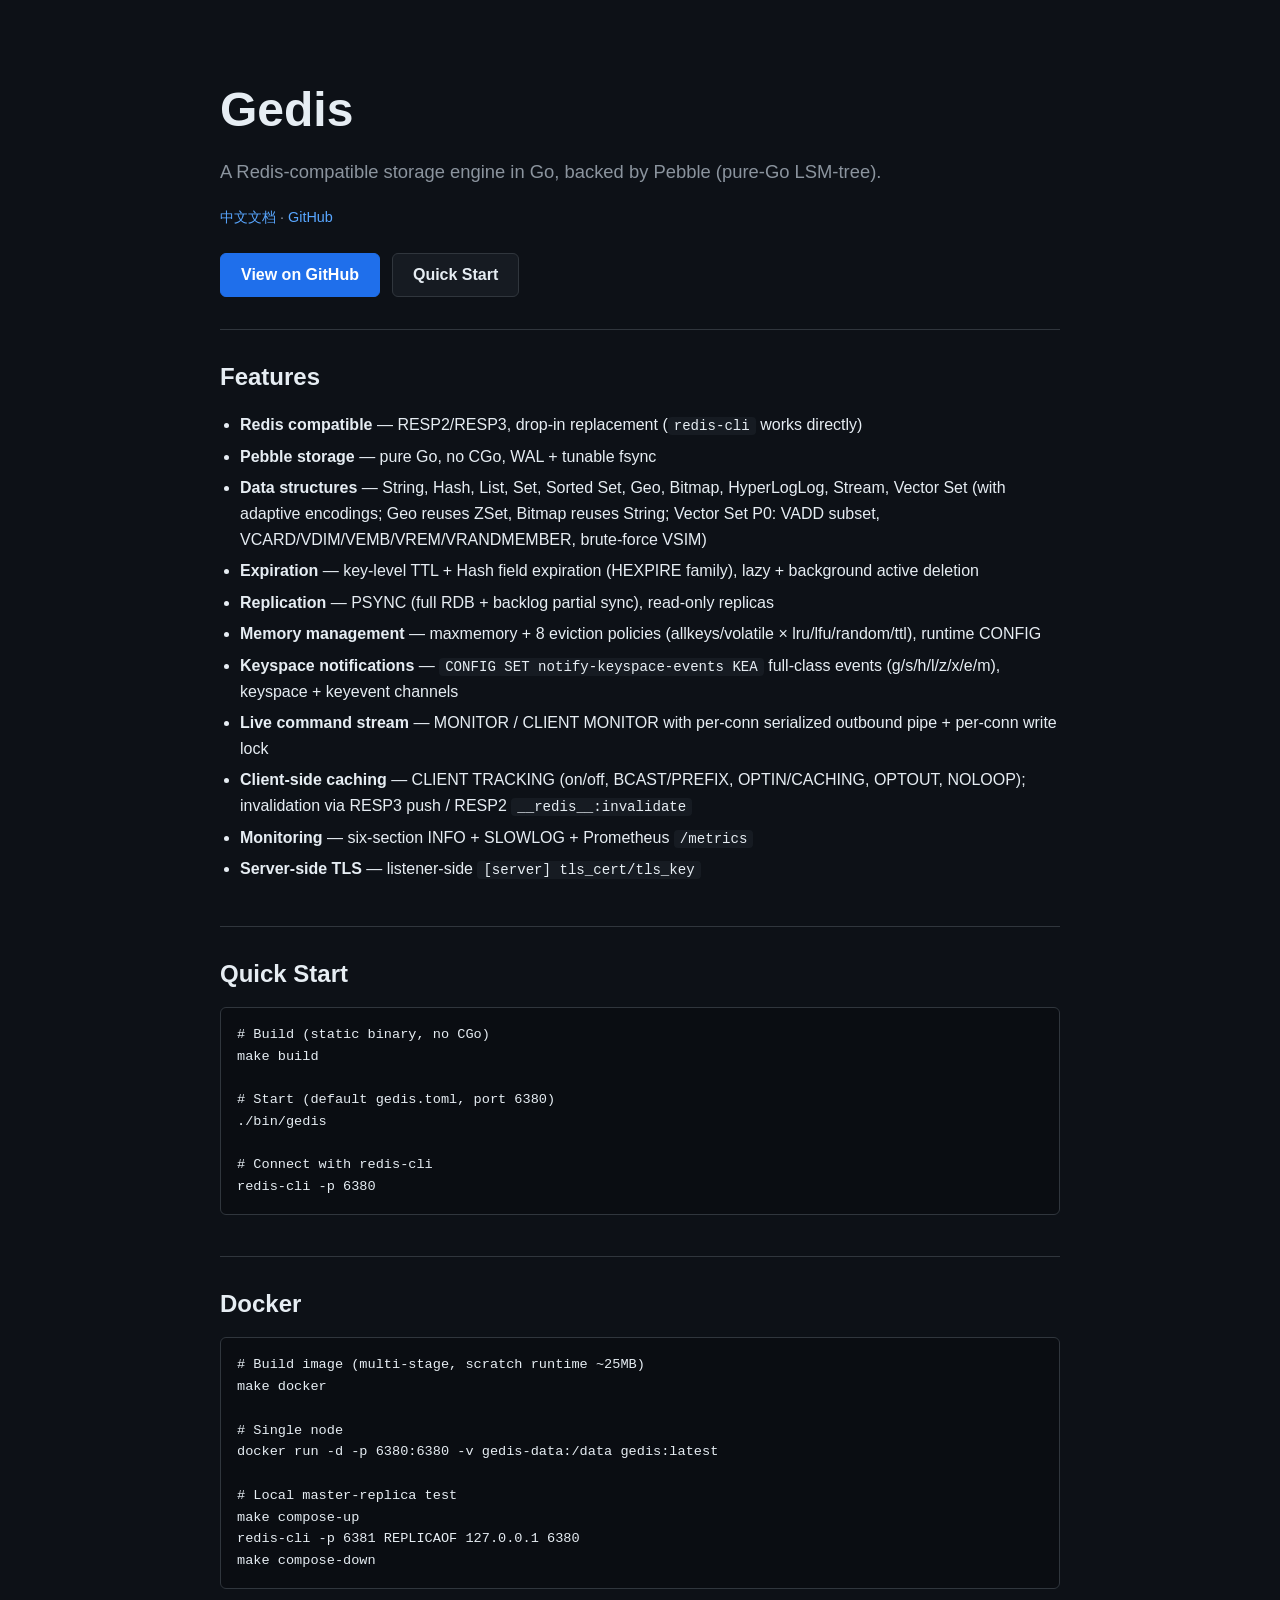
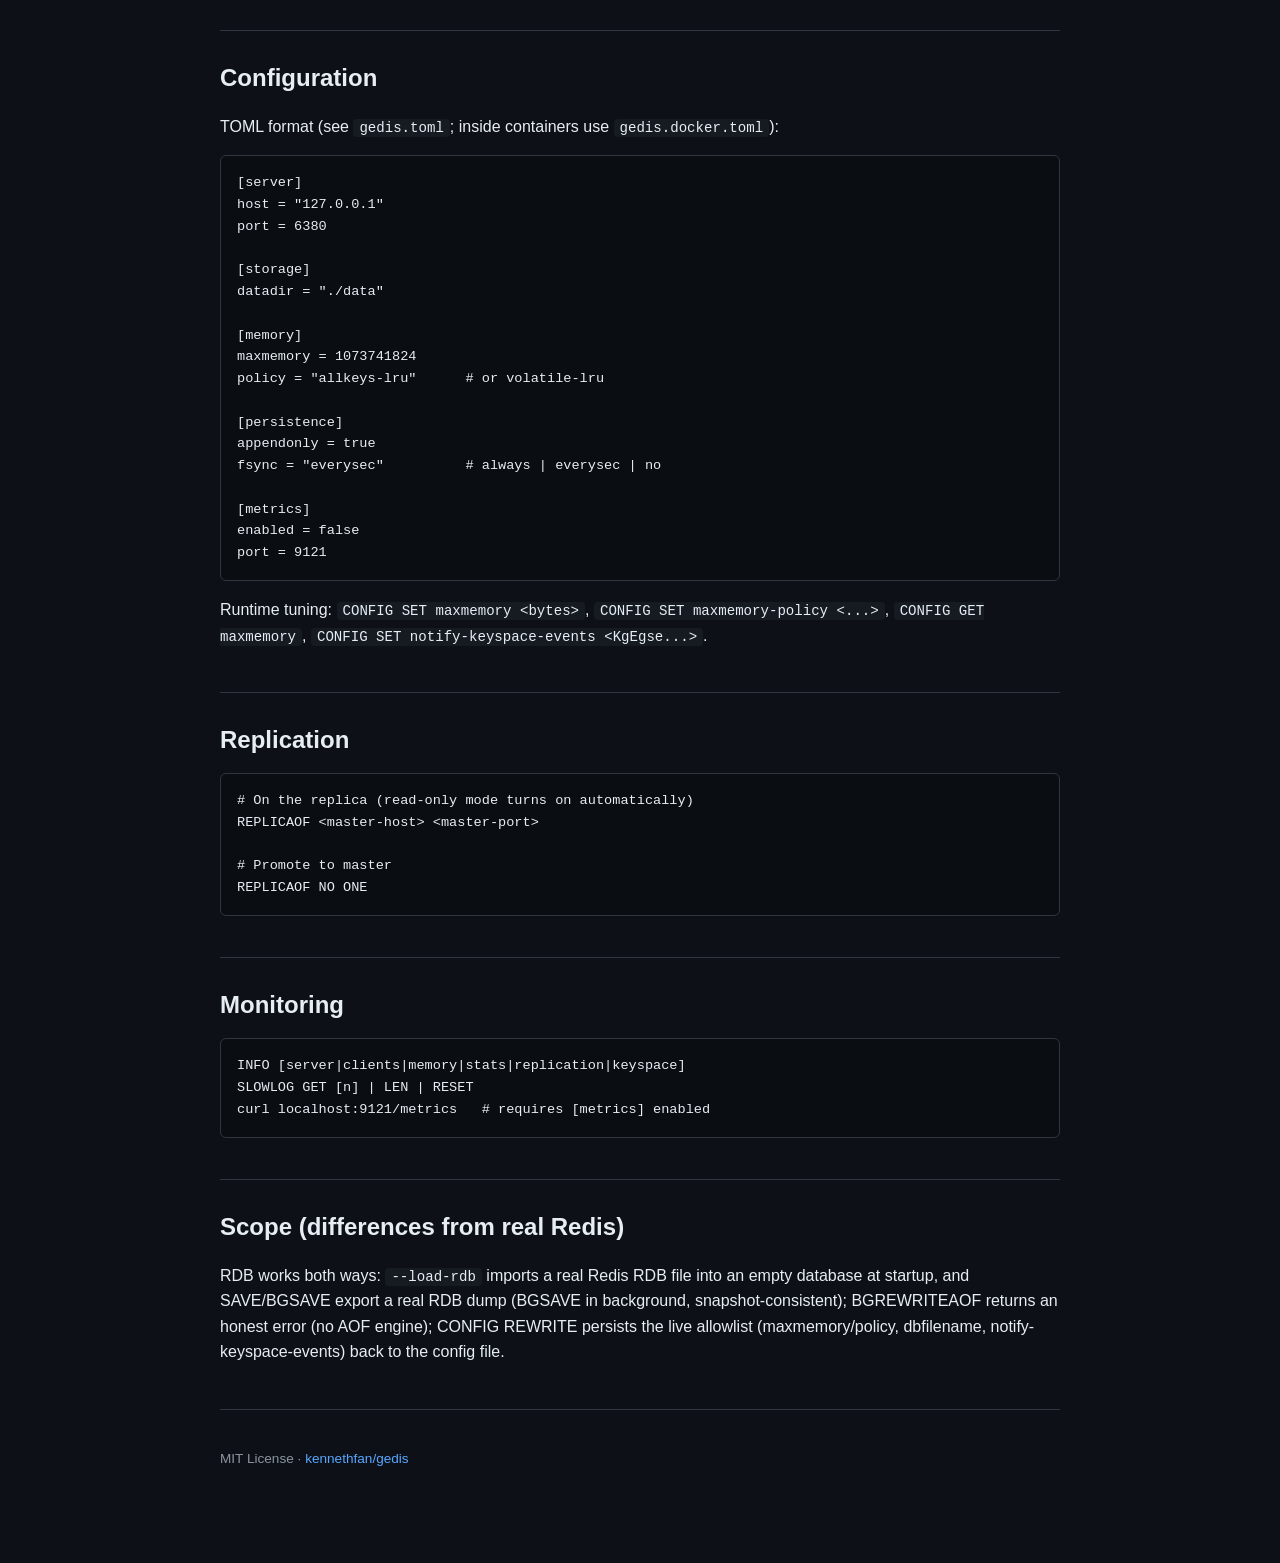
<file: website/index.html>
<!DOCTYPE html>
<html lang="en">
<head>
<meta charset="utf-8">
<meta name="viewport" content="width=device-width, initial-scale=1">
<title>Gedis — Redis-compatible storage engine in Go</title>
<link rel="stylesheet" href="styles.css">
</head>
<body>
<div class="wrap">

<header class="hero">
<h1>Gedis</h1>
<p class="tagline">A Redis-compatible storage engine in Go, backed by Pebble (pure-Go LSM-tree).</p>
<nav class="lang"><a href="zh-CN.html">中文文档</a> · <a href="https://github.com/kennethfan/gedis">GitHub</a></nav>
<div class="btn-row">
<a class="btn primary" href="https://github.com/kennethfan/gedis">View on GitHub</a>
<a class="btn" href="#quick-start">Quick Start</a>
</div>
</header>

<section>
<h2>Features</h2>
<ul class="features">
<li><strong>Redis compatible</strong> — RESP2/RESP3, drop-in replacement (<code>redis-cli</code> works directly)</li>
<li><strong>Pebble storage</strong> — pure Go, no CGo, WAL + tunable fsync</li>
<li><strong>Data structures</strong> — String, Hash, List, Set, Sorted Set, Geo, Bitmap, HyperLogLog, Stream, Vector Set (with adaptive encodings; Geo reuses ZSet, Bitmap reuses String; Vector Set P0: VADD subset, VCARD/VDIM/VEMB/VREM/VRANDMEMBER, brute-force VSIM)</li>
<li><strong>Expiration</strong> — key-level TTL + Hash field expiration (HEXPIRE family), lazy + background active deletion</li>
<li><strong>Replication</strong> — PSYNC (full RDB + backlog partial sync), read-only replicas</li>
<li><strong>Memory management</strong> — maxmemory + 8 eviction policies (allkeys/volatile × lru/lfu/random/ttl), runtime CONFIG</li>
<li><strong>Keyspace notifications</strong> — <code>CONFIG SET notify-keyspace-events KEA</code> full-class events (g/s/h/l/z/x/e/m), keyspace + keyevent channels</li>
<li><strong>Live command stream</strong> — MONITOR / CLIENT MONITOR with per-conn serialized outbound pipe + per-conn write lock</li>
<li><strong>Client-side caching</strong> — CLIENT TRACKING (on/off, BCAST/PREFIX, OPTIN/CACHING, OPTOUT, NOLOOP); invalidation via RESP3 push / RESP2 <code>__redis__:invalidate</code></li>
<li><strong>Monitoring</strong> — six-section INFO + SLOWLOG + Prometheus <code>/metrics</code></li>
<li><strong>Server-side TLS</strong> — listener-side <code>[server] tls_cert/tls_key</code></li>
</ul>
</section>

<section id="quick-start">
<h2>Quick Start</h2>
<pre><code># Build (static binary, no CGo)
make build

# Start (default gedis.toml, port 6380)
./bin/gedis

# Connect with redis-cli
redis-cli -p 6380</code></pre>
</section>

<section>
<h2>Docker</h2>
<pre><code># Build image (multi-stage, scratch runtime ~25MB)
make docker

# Single node
docker run -d -p 6380:6380 -v gedis-data:/data gedis:latest

# Local master-replica test
make compose-up
redis-cli -p 6381 REPLICAOF 127.0.0.1 6380
make compose-down</code></pre>
</section>

<section>
<h2>Configuration</h2>
<p>TOML format (see <code>gedis.toml</code>; inside containers use <code>gedis.docker.toml</code>):</p>
<pre><code>[server]
host = "127.0.0.1"
port = 6380

[storage]
datadir = "./data"

[memory]
maxmemory = 1073741824
policy = "allkeys-lru"      # or volatile-lru

[persistence]
appendonly = true
fsync = "everysec"          # always | everysec | no

[metrics]
enabled = false
port = 9121</code></pre>
<p>Runtime tuning: <code>CONFIG SET maxmemory &lt;bytes&gt;</code>, <code>CONFIG SET maxmemory-policy &lt;...&gt;</code>, <code>CONFIG GET maxmemory</code>, <code>CONFIG SET notify-keyspace-events &lt;KgEgse...&gt;</code>.</p>
</section>

<section>
<h2>Replication</h2>
<pre><code># On the replica (read-only mode turns on automatically)
REPLICAOF &lt;master-host&gt; &lt;master-port&gt;

# Promote to master
REPLICAOF NO ONE</code></pre>
</section>

<section>
<h2>Monitoring</h2>
<pre><code>INFO [server|clients|memory|stats|replication|keyspace]
SLOWLOG GET [n] | LEN | RESET
curl localhost:9121/metrics   # requires [metrics] enabled</code></pre>
</section>

<section>
<h2>Scope (differences from real Redis)</h2>
<p>RDB works both ways: <code>--load-rdb</code> imports a real Redis RDB file into an empty database at startup, and SAVE/BGSAVE export a real RDB dump (BGSAVE in background, snapshot-consistent); BGREWRITEAOF returns an honest error (no AOF engine); CONFIG REWRITE persists the live allowlist (maxmemory/policy, dbfilename, notify-keyspace-events) back to the config file.</p>
</section>

<footer>
<p>MIT License · <a href="https://github.com/kennethfan/gedis">kennethfan/gedis</a></p>
</footer>

</div>
</body>
</html>
</file>
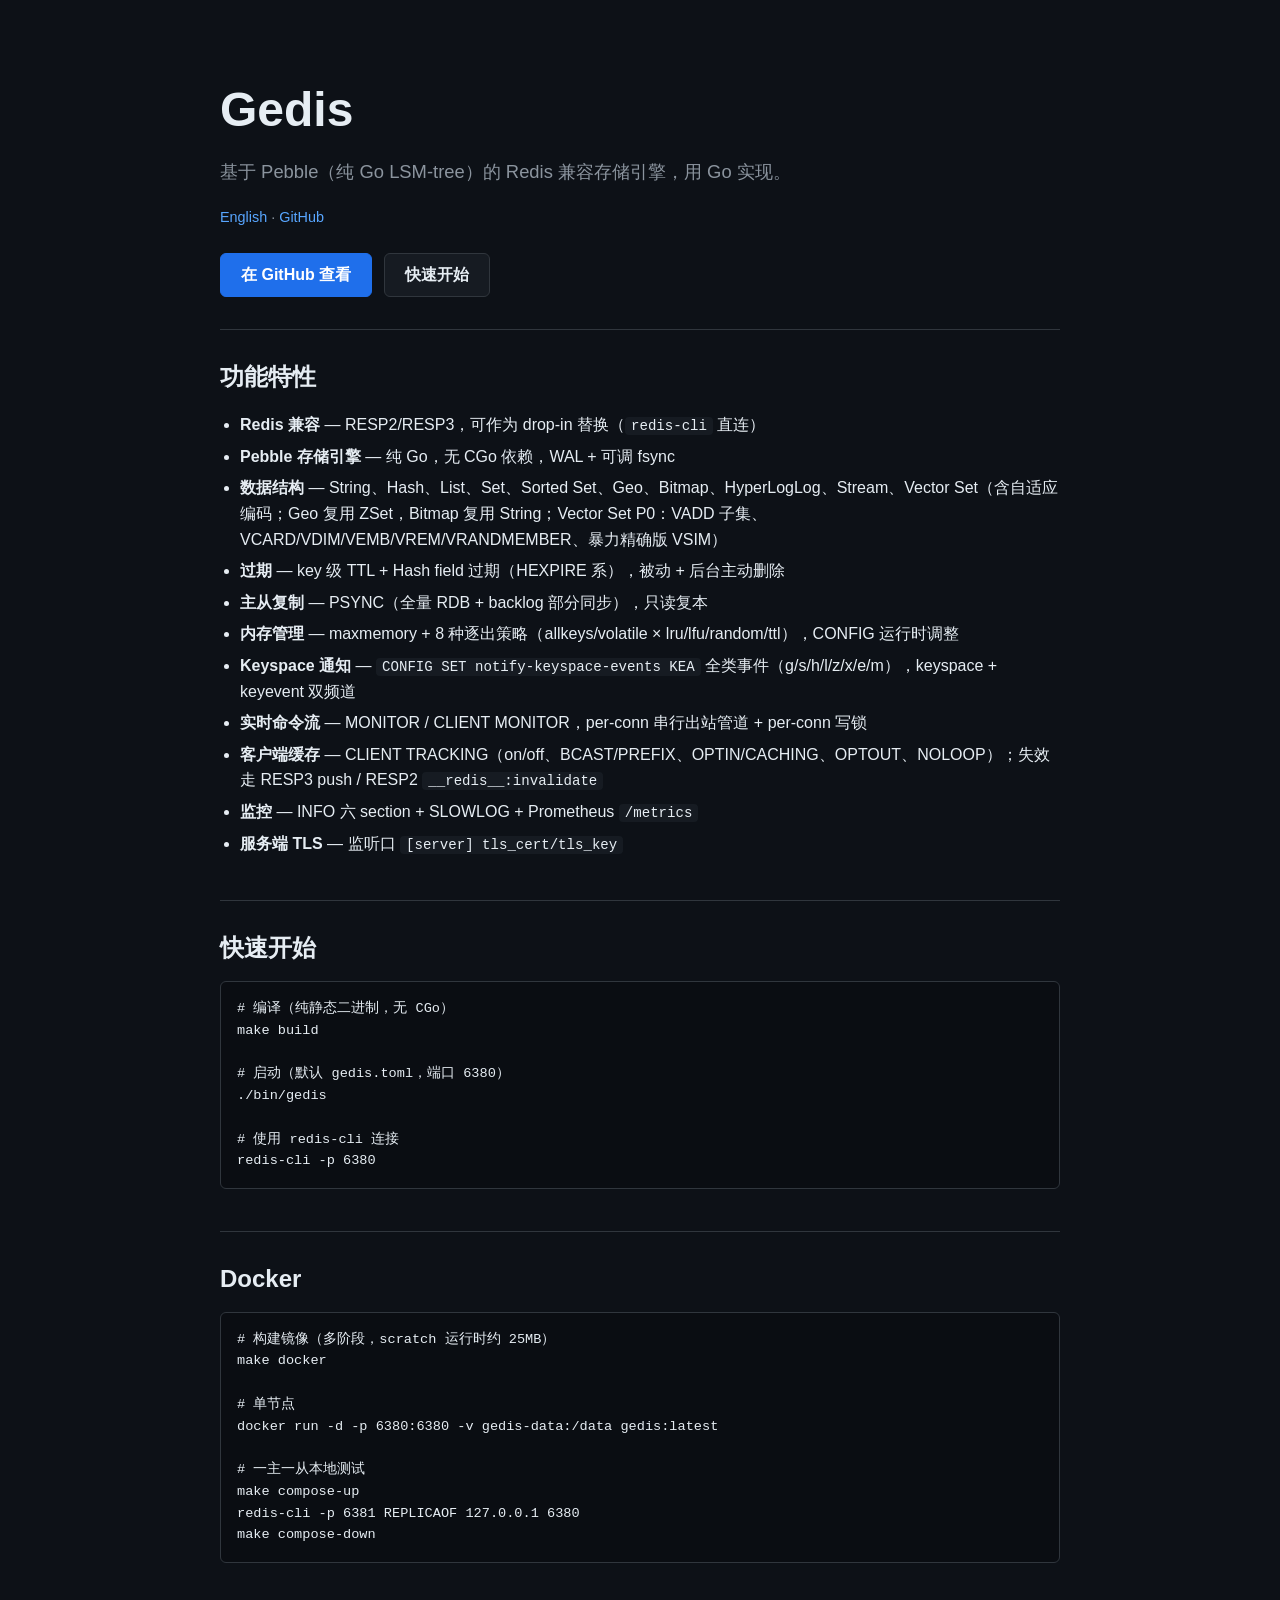
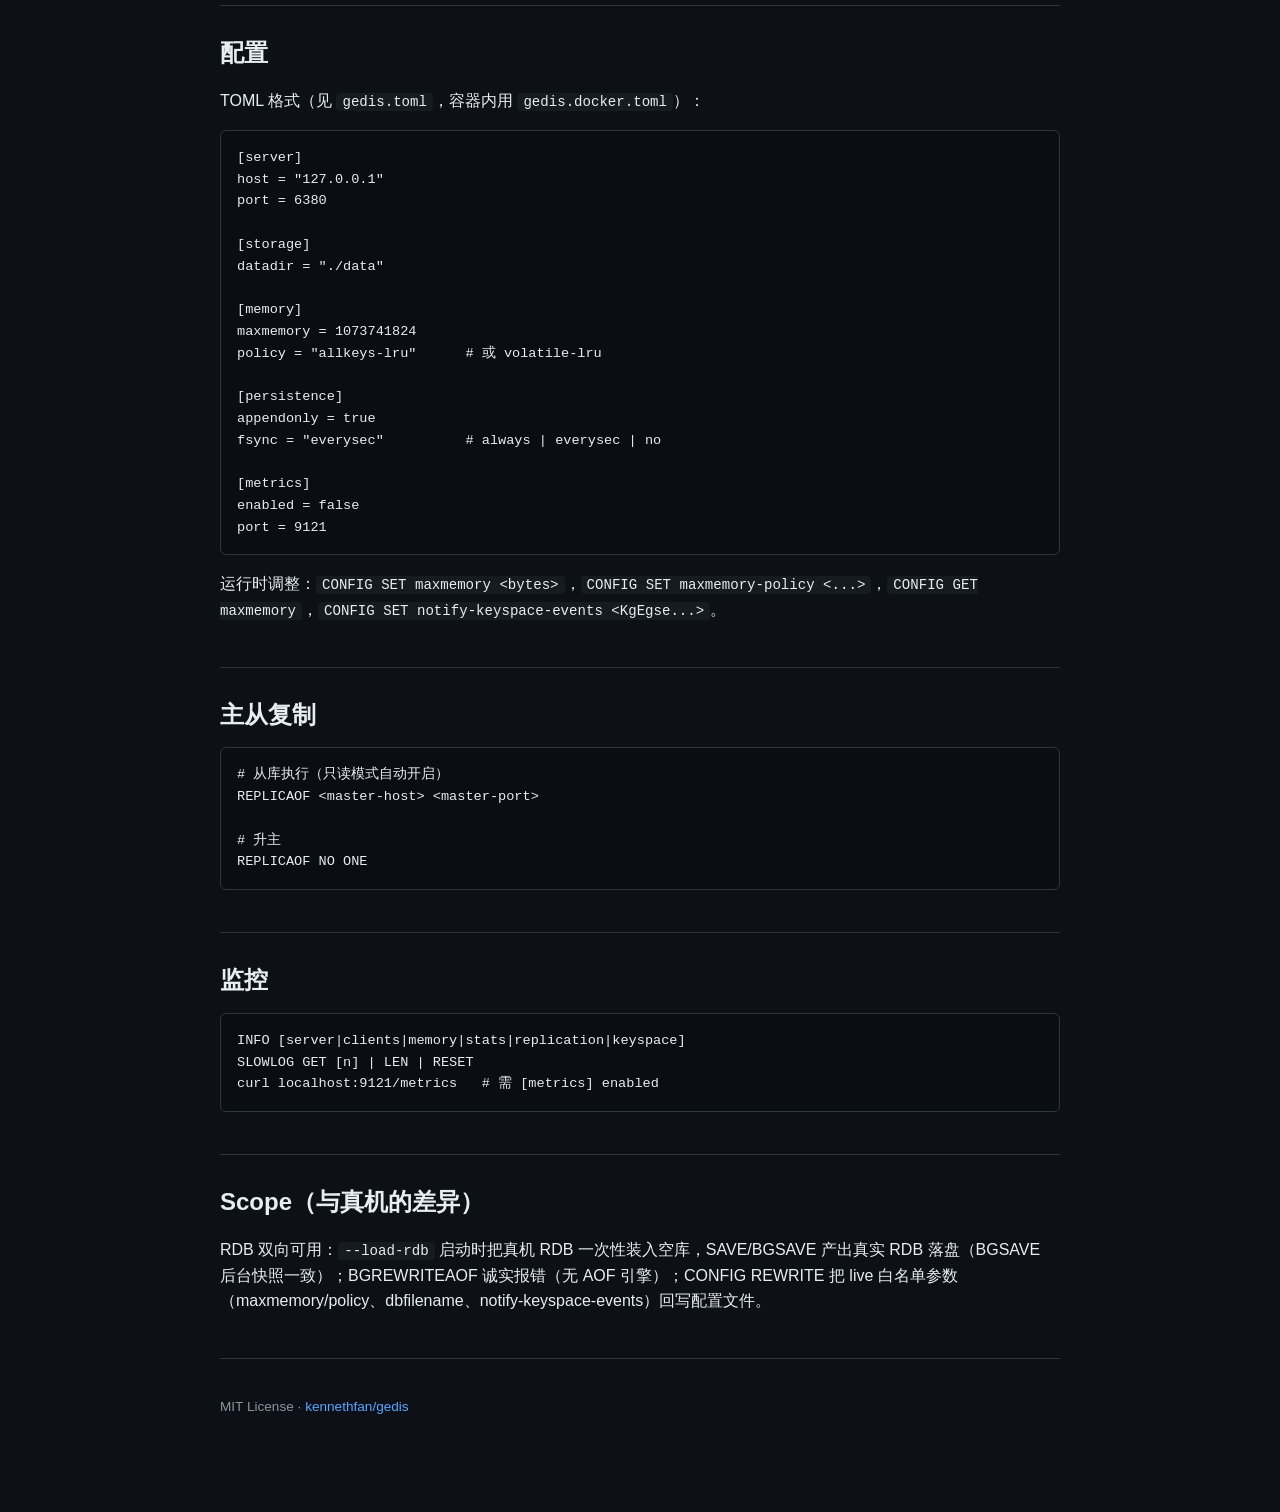
<file: website/zh-CN.html>
<!DOCTYPE html>
<html lang="zh-CN">
<head>
<meta charset="utf-8">
<meta name="viewport" content="width=device-width, initial-scale=1">
<title>Gedis — 基于 Go 的 Redis 兼容存储引擎</title>
<link rel="stylesheet" href="styles.css">
</head>
<body>
<div class="wrap">

<header class="hero">
<h1>Gedis</h1>
<p class="tagline">基于 Pebble（纯 Go LSM-tree）的 Redis 兼容存储引擎，用 Go 实现。</p>
<nav class="lang"><a href="index.html">English</a> · <a href="https://github.com/kennethfan/gedis">GitHub</a></nav>
<div class="btn-row">
<a class="btn primary" href="https://github.com/kennethfan/gedis">在 GitHub 查看</a>
<a class="btn" href="#quick-start">快速开始</a>
</div>
</header>

<section>
<h2>功能特性</h2>
<ul class="features">
<li><strong>Redis 兼容</strong> — RESP2/RESP3，可作为 drop-in 替换（<code>redis-cli</code> 直连）</li>
<li><strong>Pebble 存储引擎</strong> — 纯 Go，无 CGo 依赖，WAL + 可调 fsync</li>
<li><strong>数据结构</strong> — String、Hash、List、Set、Sorted Set、Geo、Bitmap、HyperLogLog、Stream、Vector Set（含自适应编码；Geo 复用 ZSet，Bitmap 复用 String；Vector Set P0：VADD 子集、VCARD/VDIM/VEMB/VREM/VRANDMEMBER、暴力精确版 VSIM）</li>
<li><strong>过期</strong> — key 级 TTL + Hash field 过期（HEXPIRE 系），被动 + 后台主动删除</li>
<li><strong>主从复制</strong> — PSYNC（全量 RDB + backlog 部分同步），只读复本</li>
<li><strong>内存管理</strong> — maxmemory + 8 种逐出策略（allkeys/volatile × lru/lfu/random/ttl），CONFIG 运行时调整</li>
<li><strong>Keyspace 通知</strong> — <code>CONFIG SET notify-keyspace-events KEA</code> 全类事件（g/s/h/l/z/x/e/m），keyspace + keyevent 双频道</li>
<li><strong>实时命令流</strong> — MONITOR / CLIENT MONITOR，per-conn 串行出站管道 + per-conn 写锁</li>
<li><strong>客户端缓存</strong> — CLIENT TRACKING（on/off、BCAST/PREFIX、OPTIN/CACHING、OPTOUT、NOLOOP）；失效走 RESP3 push / RESP2 <code>__redis__:invalidate</code></li>
<li><strong>监控</strong> — INFO 六 section + SLOWLOG + Prometheus <code>/metrics</code></li>
<li><strong>服务端 TLS</strong> — 监听口 <code>[server] tls_cert/tls_key</code></li>
</ul>
</section>

<section id="quick-start">
<h2>快速开始</h2>
<pre><code># 编译（纯静态二进制，无 CGo）
make build

# 启动（默认 gedis.toml，端口 6380）
./bin/gedis

# 使用 redis-cli 连接
redis-cli -p 6380</code></pre>
</section>

<section>
<h2>Docker</h2>
<pre><code># 构建镜像（多阶段，scratch 运行时约 25MB）
make docker

# 单节点
docker run -d -p 6380:6380 -v gedis-data:/data gedis:latest

# 一主一从本地测试
make compose-up
redis-cli -p 6381 REPLICAOF 127.0.0.1 6380
make compose-down</code></pre>
</section>

<section>
<h2>配置</h2>
<p>TOML 格式（见 <code>gedis.toml</code>，容器内用 <code>gedis.docker.toml</code>）：</p>
<pre><code>[server]
host = "127.0.0.1"
port = 6380

[storage]
datadir = "./data"

[memory]
maxmemory = 1073741824
policy = "allkeys-lru"      # 或 volatile-lru

[persistence]
appendonly = true
fsync = "everysec"          # always | everysec | no

[metrics]
enabled = false
port = 9121</code></pre>
<p>运行时调整：<code>CONFIG SET maxmemory &lt;bytes&gt;</code>，<code>CONFIG SET maxmemory-policy &lt;...&gt;</code>，<code>CONFIG GET maxmemory</code>，<code>CONFIG SET notify-keyspace-events &lt;KgEgse...&gt;</code>。</p>
</section>

<section>
<h2>主从复制</h2>
<pre><code># 从库执行（只读模式自动开启）
REPLICAOF &lt;master-host&gt; &lt;master-port&gt;

# 升主
REPLICAOF NO ONE</code></pre>
</section>

<section>
<h2>监控</h2>
<pre><code>INFO [server|clients|memory|stats|replication|keyspace]
SLOWLOG GET [n] | LEN | RESET
curl localhost:9121/metrics   # 需 [metrics] enabled</code></pre>
</section>

<section>
<h2>Scope（与真机的差异）</h2>
<p>RDB 双向可用：<code>--load-rdb</code> 启动时把真机 RDB 一次性装入空库，SAVE/BGSAVE 产出真实 RDB 落盘（BGSAVE 后台快照一致）；BGREWRITEAOF 诚实报错（无 AOF 引擎）；CONFIG REWRITE 把 live 白名单参数（maxmemory/policy、dbfilename、notify-keyspace-events）回写配置文件。</p>
</section>

<footer>
<p>MIT License · <a href="https://github.com/kennethfan/gedis">kennethfan/gedis</a></p>
</footer>

</div>
</body>
</html>
</file>
<file: website/styles.css>
:root {
  --bg: #0d1117;
  --panel: #161b22;
  --border: #30363d;
  --text: #e6edf3;
  --muted: #8b949e;
  --accent: #58a6ff;
  --code-bg: #0a0d12;
}

* { box-sizing: border-box; }

body {
  margin: 0;
  background: var(--bg);
  color: var(--text);
  font-family: -apple-system, BlinkMacSystemFont, "Segoe UI", Helvetica, Arial, sans-serif;
  line-height: 1.6;
}

a { color: var(--accent); text-decoration: none; }
a:hover { text-decoration: underline; }

.wrap { max-width: 880px; margin: 0 auto; padding: 0 20px 80px; }

header.hero {
  padding: 72px 0 32px;
  border-bottom: 1px solid var(--border);
}

header.hero h1 { font-size: 3rem; margin: 0 0 8px; }
header.hero p.tagline { color: var(--muted); font-size: 1.15rem; margin: 0 0 20px; }

nav.lang { font-size: 0.9rem; color: var(--muted); margin-bottom: 24px; }

.btn-row { display: flex; gap: 12px; flex-wrap: wrap; }

.btn {
  display: inline-block;
  padding: 8px 20px;
  border: 1px solid var(--border);
  border-radius: 6px;
  background: var(--panel);
  color: var(--text);
  font-weight: 600;
}
.btn.primary { background: #1f6feb; border-color: #1f6feb; color: #fff; }
.btn:hover { text-decoration: none; filter: brightness(1.15); }

section { padding: 28px 0; border-bottom: 1px solid var(--border); }
section:last-child { border-bottom: none; }
h2 { font-size: 1.5rem; margin: 0 0 12px; }
ul.features { padding-left: 20px; }
ul.features li { margin: 6px 0; }

pre {
  background: var(--code-bg);
  border: 1px solid var(--border);
  border-radius: 6px;
  padding: 16px;
  overflow-x: auto;
  font-size: 0.85rem;
}
code { font-family: ui-monospace, SFMono-Regular, Menlo, Consolas, monospace; }
p code, li code { background: var(--panel); padding: 1px 6px; border-radius: 4px; font-size: 0.88em; }

footer { color: var(--muted); font-size: 0.85rem; padding-top: 24px; }

@media (max-width: 600px) {
  header.hero h1 { font-size: 2.2rem; }
}
</file>
